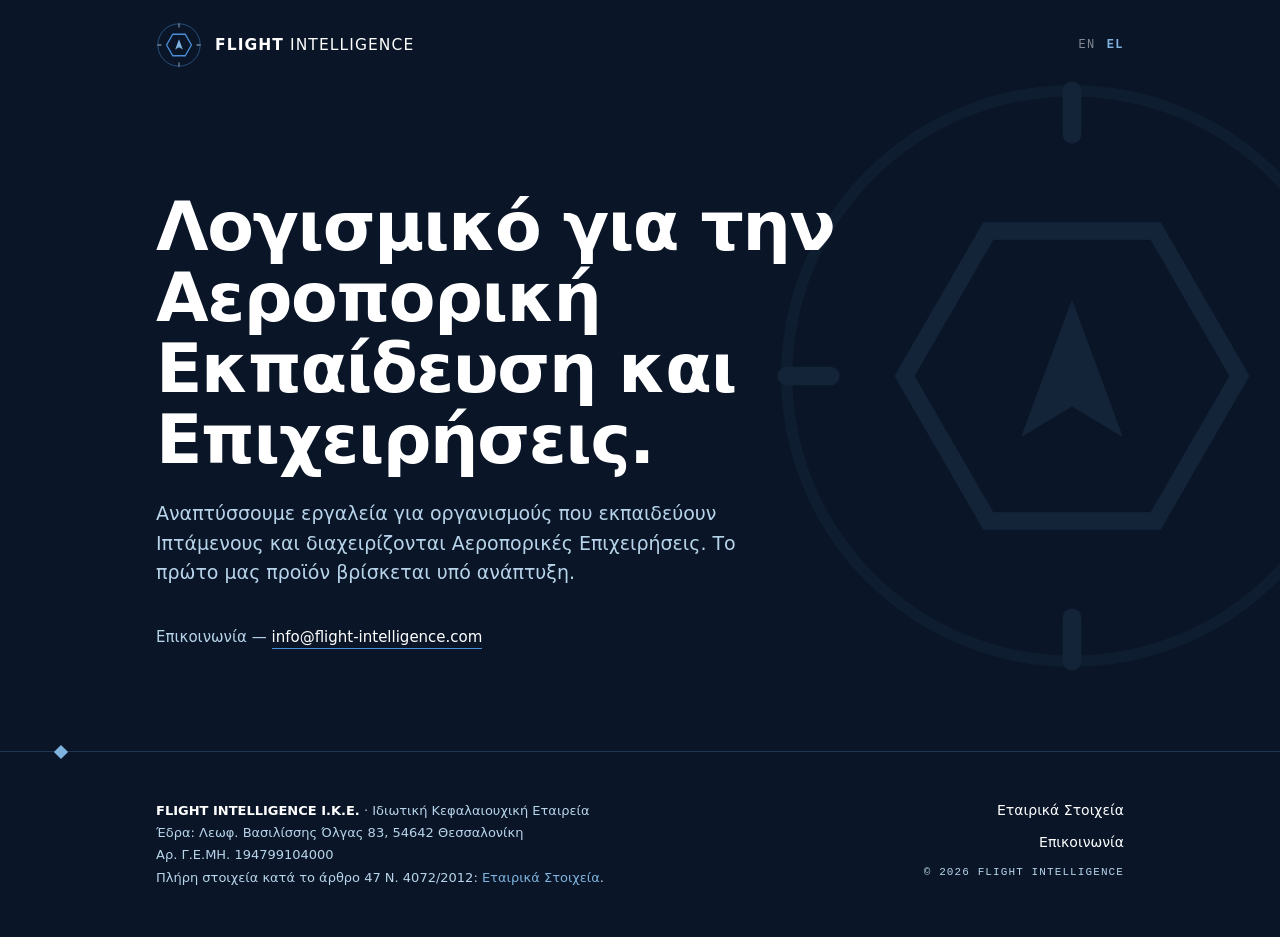
<file: index.html>
<!DOCTYPE html>
<html lang="el">
<head>
  <meta charset="utf-8">
  <meta name="viewport" content="width=device-width, initial-scale=1">
  <meta name="robots" content="noindex, nofollow">
  <title>FLIGHT INTELLIGENCE — Λογισμικό για την Αεροπορική Εκπαίδευση</title>
  <meta name="description" content="Η FLIGHT INTELLIGENCE Ι.Κ.Ε. αναπτύσσει λογισμικό για οργανισμούς αεροπορικής εκπαίδευσης και πτητικών λειτουργιών.">
  <meta name="theme-color" content="#0A1628">
  <link rel="icon" href="favicon.svg" type="image/svg+xml">
  <link rel="canonical" href="https://flight-intelligence.com/">
  <link rel="alternate" hreflang="el" href="https://flight-intelligence.com/">
  <link rel="alternate" hreflang="en" href="https://flight-intelligence.com/en.html">
  <link rel="alternate" hreflang="x-default" href="https://flight-intelligence.com/">
  <link rel="stylesheet" href="styles.css">
</head>
<body>

  <a class="skip" href="#main">Μετάβαση στο περιεχόμενο</a>

  <main id="main">
  <section class="hero">
    <!-- ambient expanded mark -->
    <svg class="hero__ghost" viewBox="-50 -50 100 100" aria-hidden="true" xmlns="http://www.w3.org/2000/svg">
      <circle r="46" fill="none" stroke="#7FB3E0" stroke-width="1.8" opacity="0.55"/>
      <line x1="0" y1="-46" x2="0" y2="-39" stroke="#7FB3E0" stroke-width="3" stroke-linecap="round"/>
      <line x1="46" y1="0"  x2="39" y2="0"  stroke="#7FB3E0" stroke-width="3" stroke-linecap="round"/>
      <line x1="0" y1="46"  x2="0" y2="39"  stroke="#7FB3E0" stroke-width="3" stroke-linecap="round"/>
      <line x1="-46" y1="0" x2="-39" y2="0" stroke="#7FB3E0" stroke-width="3" stroke-linecap="round"/>
      <path d="M27 0 L13.5 23.38 L-13.5 23.38 L-27 0 L-13.5 -23.38 L13.5 -23.38 Z" fill="none" stroke="#7FB3E0" stroke-width="2.8"/>
      <path d="M0 -15 L10 12 L0 6 L-10 12 Z" fill="#7FB3E0" transform="scale(0.82)"/>
    </svg>

    <header class="head head--dark">
      <div class="wrap head__inner">
        <a class="lockup" href="index.html" aria-label="FLIGHT INTELLIGENCE — αρχική">
          <svg class="lockup__mark" viewBox="-50 -50 100 100" aria-hidden="true" xmlns="http://www.w3.org/2000/svg">
            <circle class="mk-ring" r="46" fill="none" stroke-width="1.8" opacity="0.55"/>
            <g class="mk-tick" stroke-width="3" stroke-linecap="round">
              <line x1="0" y1="-46" x2="0" y2="-39"/>
              <line x1="46" y1="0"  x2="39" y2="0"/>
              <line x1="0" y1="46"  x2="0" y2="39"/>
              <line x1="-46" y1="0" x2="-39" y2="0"/>
            </g>
            <path class="mk-hex" d="M27 0 L13.5 23.38 L-13.5 23.38 L-27 0 L-13.5 -23.38 L13.5 -23.38 Z" fill="none" stroke-width="2.8"/>
            <path class="mk-needle" d="M0 -15 L10 12 L0 6 L-10 12 Z" transform="scale(0.82)"/>
          </svg>
          <span class="lockup__word"><b>FLIGHT</b> INTELLIGENCE</span>
        </a>
        <nav class="lang" aria-label="Γλώσσα">
          <a href="en.html">EN</a>
          <span class="is-active" aria-current="true">EL</span>
        </nav>
      </div>
    </header>

    <div class="wrap hero__inner">
      <h1 class="hero__title rise rise-2">Λογισμικό για την Αεροπορική Εκπαίδευση και Επιχειρήσεις.</h1>
      <p class="hero__sub rise rise-3">
        Αναπτύσσουμε εργαλεία για οργανισμούς που εκπαιδεύουν Ιπτάμενους και
        διαχειρίζονται Αεροπορικές Επιχειρήσεις. Το πρώτο μας προϊόν βρίσκεται υπό
        ανάπτυξη.
      </p>
      <p class="hero__contact rise rise-3">
        Επικοινωνία — <a href="mailto:info&#64;flight-intelligence.com">info&#64;flight-intelligence.com</a>
      </p>
    </div>
  </section>

  <div class="horizon"></div>
  </main>

  <footer class="foot">
    <div class="wrap foot__inner">
      <div class="foot__legal">
        <b>FLIGHT INTELLIGENCE Ι.Κ.Ε.</b> · Ιδιωτική Κεφαλαιουχική Εταιρεία<br>
        Έδρα: Λεωφ. Βασιλίσσης Όλγας 83, 54642 Θεσσαλονίκη <br>
        Αρ. Γ.Ε.ΜΗ. 194799104000<br>
        Πλήρη στοιχεία κατά το άρθρο 47 Ν.&nbsp;4072/2012:
        <a href="etairika-stoixeia.html">Εταιρικά Στοιχεία</a>.
      </div>
      <nav class="foot__links" aria-label="Υποσέλιδο">
        <a href="etairika-stoixeia.html">Εταιρικά Στοιχεία</a>
        <a href="mailto:info&#64;flight-intelligence.com">Επικοινωνία</a>
        <span class="foot__meta">© <span id="yr">2026</span> FLIGHT INTELLIGENCE</span>
      </nav>
    </div>
  </footer>

  <script>document.getElementById('yr').textContent = new Date().getFullYear();</script>
</body>
</html>
</file>
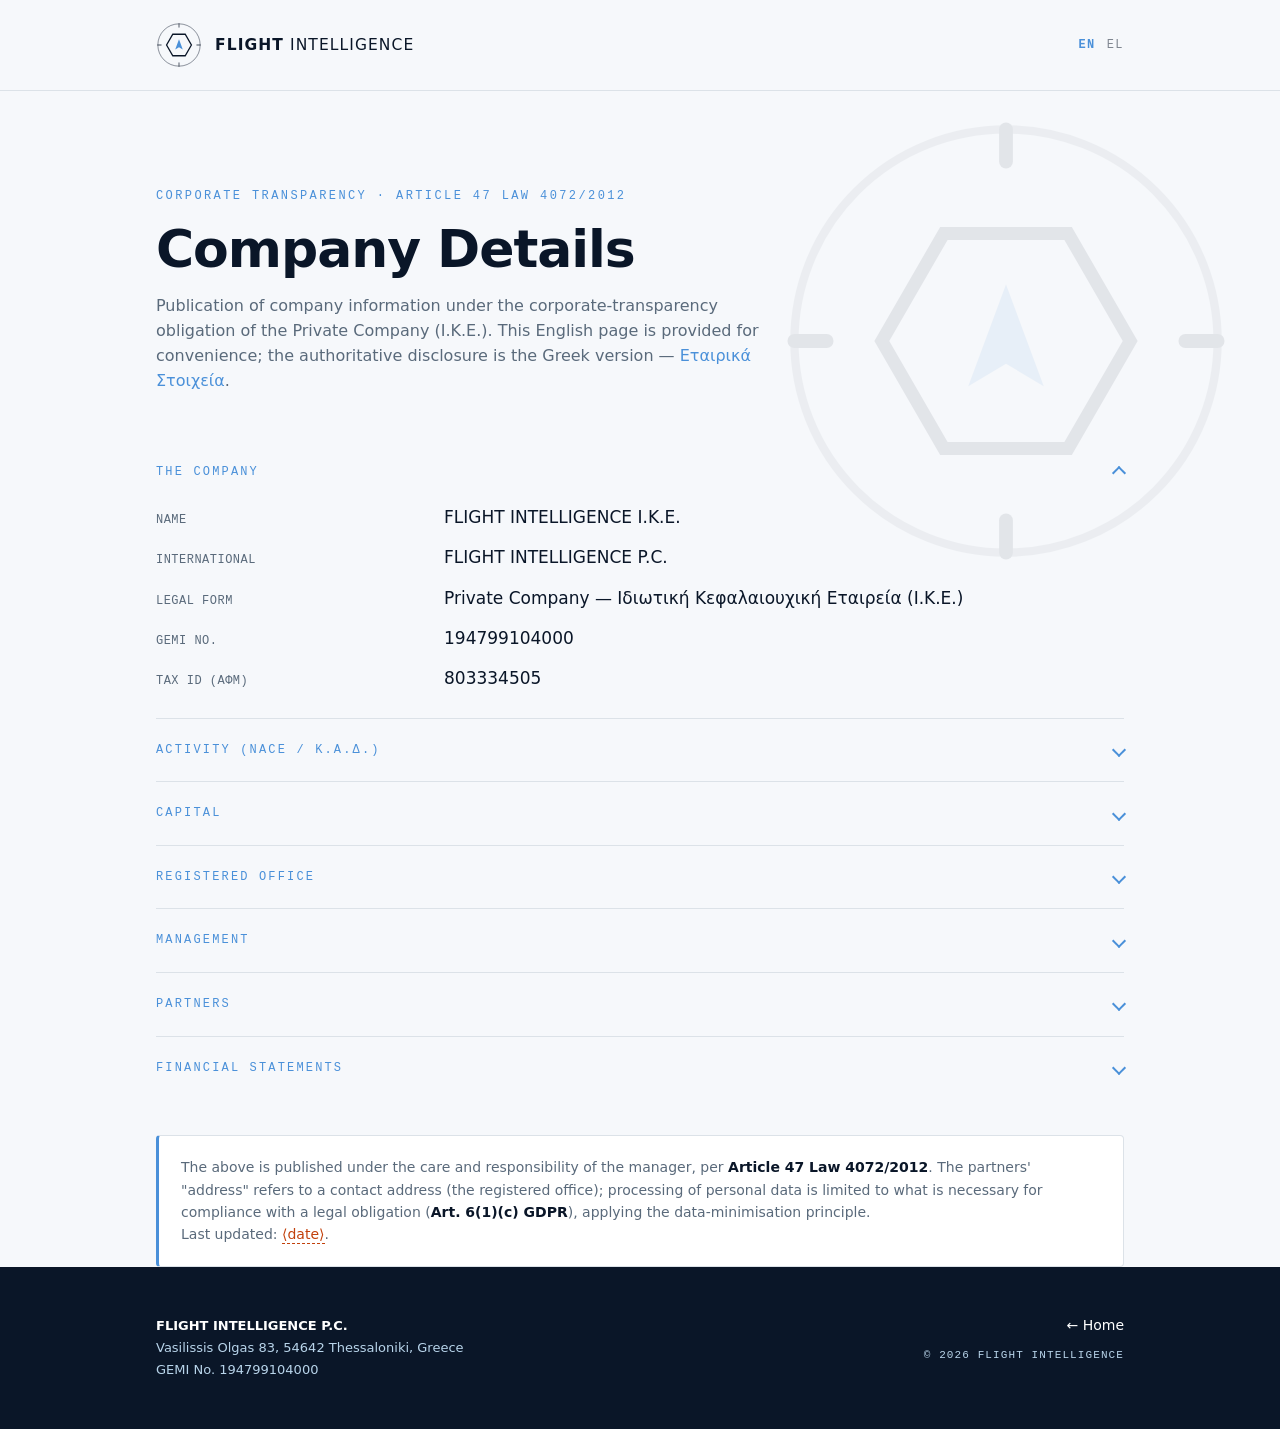
<file: company-details.html>
<!DOCTYPE html>
<html lang="en">
<head>
  <meta charset="utf-8">
  <meta name="viewport" content="width=device-width, initial-scale=1">
  <meta name="robots" content="noindex, nofollow">
  <title>Company Details — FLIGHT INTELLIGENCE P.C.</title>
  <link rel="icon" href="favicon.svg" type="image/svg+xml">
  <link rel="stylesheet" href="styles.css">
</head>
<body>

  <a class="skip" href="#main">Skip to content</a>

  <header class="head head--light">
    <div class="wrap head__inner">
      <a class="lockup" href="en.html" aria-label="FLIGHT INTELLIGENCE — home">
        <svg class="lockup__mark" viewBox="-50 -50 100 100" aria-hidden="true" xmlns="http://www.w3.org/2000/svg">
          <circle class="mk-ring" r="46" fill="none" stroke-width="1.8" opacity="0.55"/>
          <g class="mk-tick" stroke-width="3" stroke-linecap="round">
            <line x1="0" y1="-46" x2="0" y2="-39"/>
            <line x1="46" y1="0"  x2="39" y2="0"/>
            <line x1="0" y1="46"  x2="0" y2="39"/>
            <line x1="-46" y1="0" x2="-39" y2="0"/>
          </g>
          <path class="mk-hex" d="M27 0 L13.5 23.38 L-13.5 23.38 L-27 0 L-13.5 -23.38 L13.5 -23.38 Z" fill="none" stroke-width="2.8"/>
          <path class="mk-needle" d="M0 -15 L10 12 L0 6 L-10 12 Z" transform="scale(0.82)"/>
        </svg>
        <span class="lockup__word"><b>FLIGHT</b> INTELLIGENCE</span>
      </a>
      <nav class="lang" aria-label="Language">
        <span class="is-active" aria-current="true">EN</span>
        <a href="etairika-stoixeia.html">EL</a>
      </nav>
    </div>
  </header>

  <main id="main" class="wrap plate">

    <!-- expanded mark, light form -->
    <svg class="plate__ghost" viewBox="-50 -50 100 100" aria-hidden="true" xmlns="http://www.w3.org/2000/svg">
      <circle r="46" fill="none" stroke="#0A1628" stroke-width="1.8" opacity="0.55"/>
      <line x1="0" y1="-46" x2="0" y2="-39" stroke="#0A1628" stroke-width="3" stroke-linecap="round"/>
      <line x1="46" y1="0"  x2="39" y2="0"  stroke="#0A1628" stroke-width="3" stroke-linecap="round"/>
      <line x1="0" y1="46"  x2="0" y2="39"  stroke="#0A1628" stroke-width="3" stroke-linecap="round"/>
      <line x1="-46" y1="0" x2="-39" y2="0" stroke="#0A1628" stroke-width="3" stroke-linecap="round"/>
      <path d="M27 0 L13.5 23.38 L-13.5 23.38 L-27 0 L-13.5 -23.38 L13.5 -23.38 Z" fill="none" stroke="#0A1628" stroke-width="2.8"/>
      <path d="M0 -15 L10 12 L0 6 L-10 12 Z" fill="#4A90D9" transform="scale(0.82)"/>
    </svg>

    <div class="plate__content">

      <div class="plate__head">
        <p class="eyebrow">Corporate Transparency · Article 47 Law 4072/2012</p>
        <h1 class="plate__title">Company Details</h1>
        <p class="plate__intro">
          Publication of company information under the corporate-transparency
          obligation of the Private Company (Ι.Κ.Ε.). This English page is provided
          for convenience; the authoritative disclosure is the Greek version —
          <a href="etairika-stoixeia.html">Εταιρικά Στοιχεία</a>.
        </p>
      </div>

      <details class="block" open>
        <summary class="block__label">The Company</summary>
        <div class="rows">
          <div class="row"><span class="row__k">Name</span><span class="row__v">FLIGHT INTELLIGENCE Ι.Κ.Ε.</span></div>
          <div class="row"><span class="row__k">International</span><span class="row__v">FLIGHT INTELLIGENCE P.C.</span></div>
          <div class="row"><span class="row__k">Legal form</span><span class="row__v">Private Company — Ιδιωτική Κεφαλαιουχική Εταιρεία (Ι.Κ.Ε.)</span></div>
          <div class="row"><span class="row__k">GEMI No.</span><span class="row__v">194799104000</span></div>
          <div class="row"><span class="row__k">Tax ID (ΑΦΜ)</span><span class="row__v">803334505</span></div>
        </div>
      </details>

      <details class="block">
        <summary class="block__label">Activity (NACE / Κ.Α.Δ.)</summary>
        <div class="rows">
          <div class="row"><span class="row__k">Primary</span><span class="row__v">62.10.11.07<small>Software system design, support and integration services</small></span></div>
          <div class="row">
            <span class="row__k">Secondary</span>
            <span class="row__v kad-sec">
              <span>62.10.11.01 — Custom computer programmes produced to order</span>
              <span>62.10.220 — Production of other software originals</span>
              <span>58.29.33 — Online supply of database-management software</span>
              <span>58.29.32 — Online supply of network software</span>
              <span>62.20.20 — Systems and software consulting services</span>
              <span>62.20.30 — IT technical support services</span>
            </span>
          </div>
        </div>
      </details>

      <details class="block">
        <summary class="block__label">Capital</summary>
        <div class="rows">
          <div class="row"><span class="row__k">Share capital</span><span class="row__v">€10,000.00<small>fully paid</small></span></div>
          <div class="row"><span class="row__k">Guarantee contributions</span><span class="row__v">None</span></div>
        </div>
      </details>

      <details class="block">
        <summary class="block__label">Registered Office</summary>
        <div class="rows">
          <div class="row"><span class="row__k">Address</span><span class="row__v">Vasilissis Olgas 83, 54642 Thessaloniki, Greece<small>ToWork — business premises / registered seat</small></span></div>
          <div class="row"><span class="row__k">Status</span><span class="row__v">Active — not in liquidation</span></div>
          <div class="row"><span class="row__k">Website</span><span class="row__v"><a href="https://flight-intelligence.com">flight-intelligence.com</a></span></div>
        </div>
      </details>

      <details class="block">
        <summary class="block__label">Management</summary>
        <div class="rows">
          <div class="row"><span class="row__k">Manager</span><span class="row__v">Ioanna Roza</span></div>
        </div>
      </details>

      <details class="block">
        <summary class="block__label">Partners</summary>

        <div class="partner">
          <div class="partner__name">Ioanna Roza</div>
          <div class="partner__meta">
            <span><b>Contribution:</b> capital</span>
            <span><b>Share:</b> 34% <span class="todo">(⟨units⟩)</span></span>
            <span><b>Contact address:</b> registered office</span>
          </div>
        </div>

        <div class="partner">
          <div class="partner__name">Georgios-Anastasios Chourdakis</div>
          <div class="partner__meta">
            <span><b>Contribution:</b> capital</span>
            <span><b>Share:</b> 33% <span class="todo">(⟨units⟩)</span></span>
            <span><b>Contact address:</b> registered office</span>
          </div>
        </div>

        <div class="partner">
          <div class="partner__name">Georgios Mermeklis</div>
          <div class="partner__meta">
            <span><b>Contribution:</b> capital</span>
            <span><b>Share:</b> 33% <span class="todo">(⟨units⟩)</span></span>
            <span><b>Contact address:</b> registered office</span>
          </div>
        </div>
      </details>

      <details class="block">
        <summary class="block__label">Financial Statements</summary>
        <div class="rows">
          <div class="row">
            <span class="row__k">Publication</span>
            <span class="row__v">Will be published on this page after the close of the first financial year, per Article 98 §2 Law 4072/2012.</span>
          </div>
        </div>
      </details>

      <p class="note">
        The above is published under the care and responsibility of the manager,
        per <b>Article 47 Law 4072/2012</b>. The partners' "address" refers to a
        contact address (the registered office); processing of personal data is
        limited to what is necessary for compliance with a legal obligation
        (<b>Art. 6(1)(c) GDPR</b>), applying the data-minimisation principle.<br>
        Last updated: <span class="todo">⟨date⟩</span>.
      </p>

    </div>
  </main>

  <footer class="foot">
    <div class="wrap foot__inner">
      <div class="foot__legal">
        <b>FLIGHT INTELLIGENCE P.C.</b> <br>Vasilissis Olgas 83, 54642 Thessaloniki, Greece<br>
        GEMI No. 194799104000
      </div>
      <nav class="foot__links" aria-label="Footer">
        <a href="en.html">← Home</a>
        <span class="foot__meta">© <span id="yr">2026</span> FLIGHT INTELLIGENCE</span>
      </nav>
    </div>
  </footer>

  <script>document.getElementById('yr').textContent = new Date().getFullYear();</script>
</body>
</html>
</file>
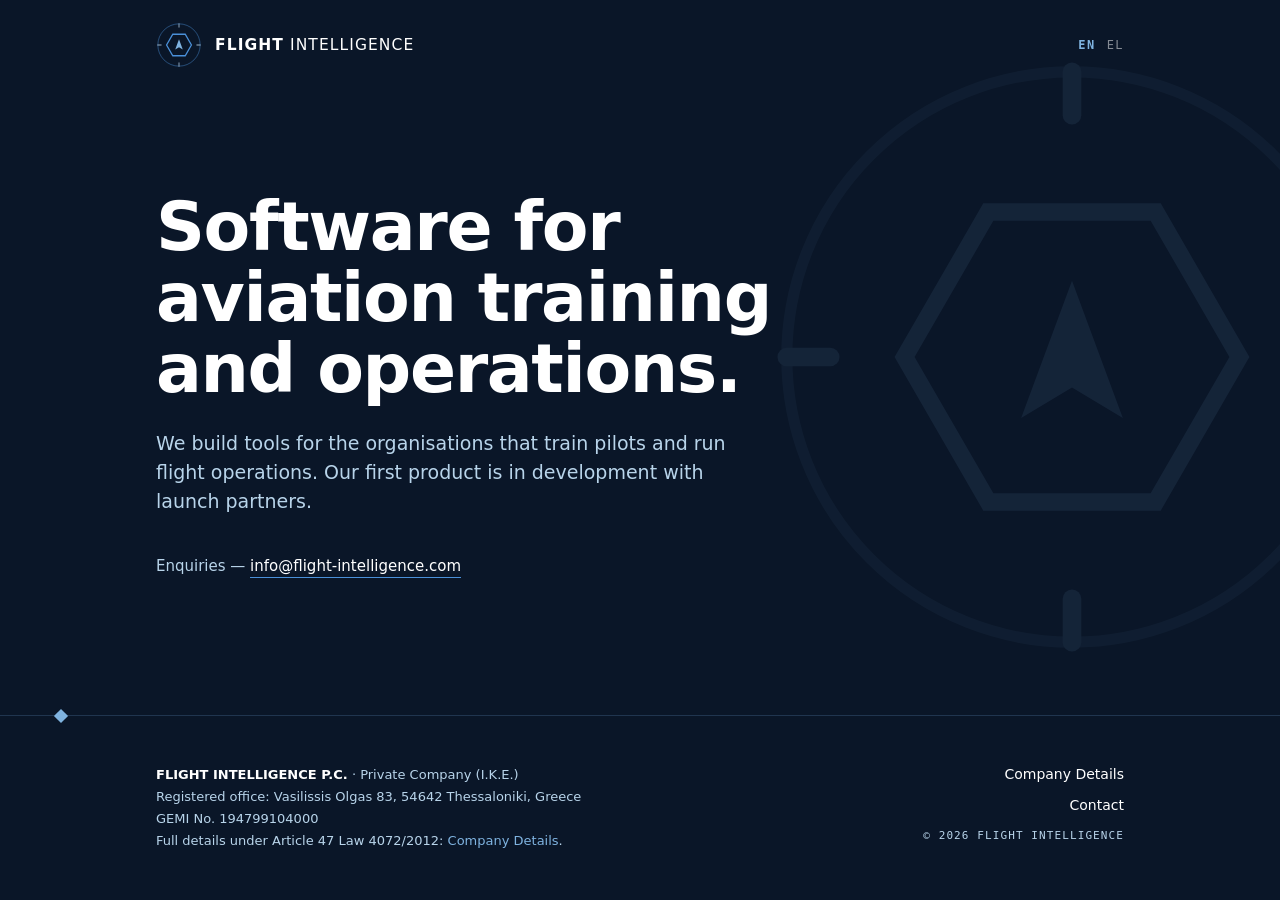
<file: en.html>
<!DOCTYPE html>
<html lang="en">
<head>
  <meta charset="utf-8">
  <meta name="viewport" content="width=device-width, initial-scale=1">
  <meta name="robots" content="noindex, nofollow">
  <title>FLIGHT INTELLIGENCE — Software for aviation training and operations</title>
  <meta name="description" content="FLIGHT INTELLIGENCE P.C. builds software for aviation training organisations and operations.">
  <meta name="theme-color" content="#0A1628">
  <link rel="icon" href="favicon.svg" type="image/svg+xml">
  <link rel="canonical" href="https://flight-intelligence.com/en.html">
  <link rel="alternate" hreflang="el" href="https://flight-intelligence.com/">
  <link rel="alternate" hreflang="en" href="https://flight-intelligence.com/en.html">
  <link rel="alternate" hreflang="x-default" href="https://flight-intelligence.com/">
  <link rel="stylesheet" href="styles.css">
</head>
<body>

  <a class="skip" href="#main">Skip to content</a>

  <main id="main">
  <section class="hero">
    <!-- ambient expanded mark -->
    <svg class="hero__ghost" viewBox="-50 -50 100 100" aria-hidden="true" xmlns="http://www.w3.org/2000/svg">
      <circle r="46" fill="none" stroke="#7FB3E0" stroke-width="1.8" opacity="0.55"/>
      <line x1="0" y1="-46" x2="0" y2="-39" stroke="#7FB3E0" stroke-width="3" stroke-linecap="round"/>
      <line x1="46" y1="0"  x2="39" y2="0"  stroke="#7FB3E0" stroke-width="3" stroke-linecap="round"/>
      <line x1="0" y1="46"  x2="0" y2="39"  stroke="#7FB3E0" stroke-width="3" stroke-linecap="round"/>
      <line x1="-46" y1="0" x2="-39" y2="0" stroke="#7FB3E0" stroke-width="3" stroke-linecap="round"/>
      <path d="M27 0 L13.5 23.38 L-13.5 23.38 L-27 0 L-13.5 -23.38 L13.5 -23.38 Z" fill="none" stroke="#7FB3E0" stroke-width="2.8"/>
      <path d="M0 -15 L10 12 L0 6 L-10 12 Z" fill="#7FB3E0" transform="scale(0.82)"/>
    </svg>

    <header class="head head--dark">
      <div class="wrap head__inner">
        <a class="lockup" href="en.html" aria-label="FLIGHT INTELLIGENCE — home">
          <svg class="lockup__mark" viewBox="-50 -50 100 100" aria-hidden="true" xmlns="http://www.w3.org/2000/svg">
            <circle class="mk-ring" r="46" fill="none" stroke-width="1.8" opacity="0.55"/>
            <g class="mk-tick" stroke-width="3" stroke-linecap="round">
              <line x1="0" y1="-46" x2="0" y2="-39"/>
              <line x1="46" y1="0"  x2="39" y2="0"/>
              <line x1="0" y1="46"  x2="0" y2="39"/>
              <line x1="-46" y1="0" x2="-39" y2="0"/>
            </g>
            <path class="mk-hex" d="M27 0 L13.5 23.38 L-13.5 23.38 L-27 0 L-13.5 -23.38 L13.5 -23.38 Z" fill="none" stroke-width="2.8"/>
            <path class="mk-needle" d="M0 -15 L10 12 L0 6 L-10 12 Z" transform="scale(0.82)"/>
          </svg>
          <span class="lockup__word"><b>FLIGHT</b> INTELLIGENCE</span>
        </a>
        <nav class="lang" aria-label="Language">
          <span class="is-active" aria-current="true">EN</span>
          <a href="index.html">EL</a>
        </nav>
      </div>
    </header>

    <div class="wrap hero__inner">
      <h1 class="hero__title rise rise-2">Software for aviation training and operations.</h1>
      <p class="hero__sub rise rise-3">
        We build tools for the organisations that train pilots and run flight
        operations. Our first product is in development with launch partners.
      </p>
      <p class="hero__contact rise rise-3">
        Enquiries — <a href="mailto:info&#64;flight-intelligence.com">info&#64;flight-intelligence.com</a>
      </p>
    </div>
  </section>

  <div class="horizon"></div>
  </main>

  <footer class="foot">
    <div class="wrap foot__inner">
      <div class="foot__legal">
        <b>FLIGHT INTELLIGENCE P.C.</b> · Private Company (Ι.Κ.Ε.)<br>
        Registered office: Vasilissis Olgas 83, 54642 Thessaloniki, Greece <br>
        GEMI No. 194799104000<br>
        Full details under Article 47 Law 4072/2012:
        <a href="company-details.html">Company Details</a>.
      </div>
      <nav class="foot__links" aria-label="Footer">
        <a href="company-details.html">Company Details</a>
        <a href="mailto:info&#64;flight-intelligence.com">Contact</a>
        <span class="foot__meta">© <span id="yr">2026</span> FLIGHT INTELLIGENCE</span>
      </nav>
    </div>
  </footer>

  <script>document.getElementById('yr').textContent = new Date().getFullYear();</script>
</body>
</html>
</file>
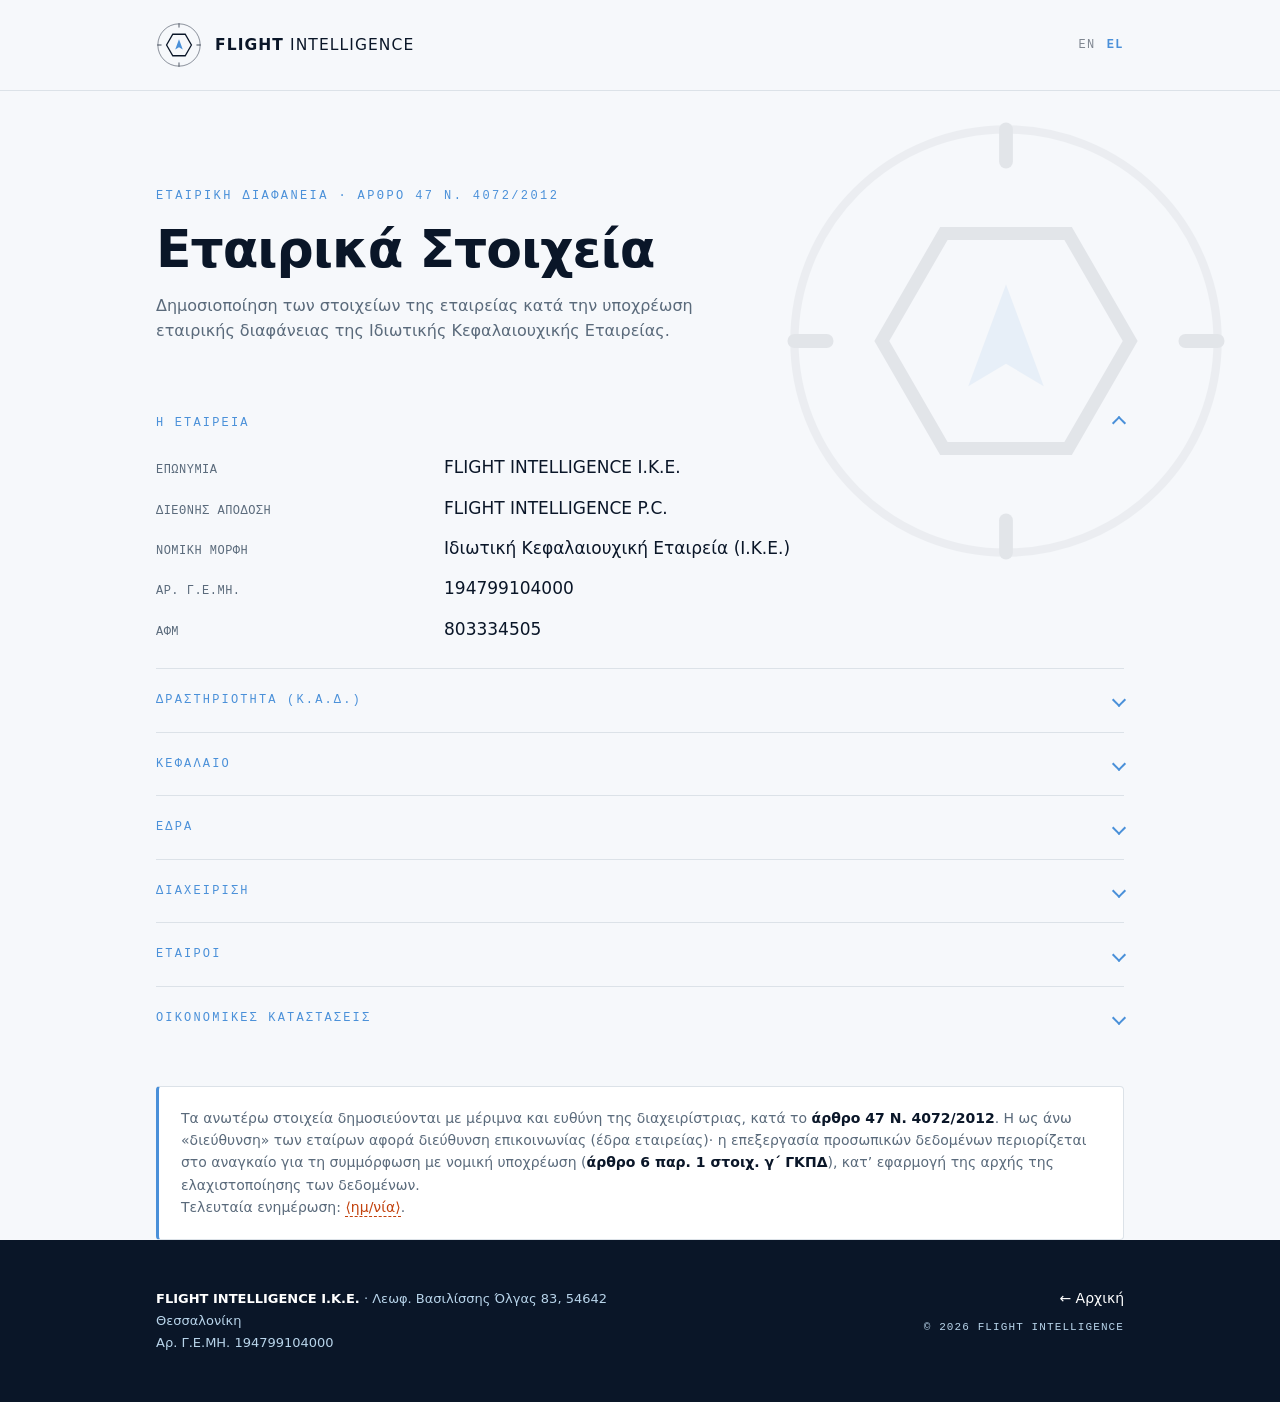
<file: etairika-stoixeia.html>
<!DOCTYPE html>
<html lang="el">
<head>
  <meta charset="utf-8">
  <meta name="viewport" content="width=device-width, initial-scale=1">
  <meta name="robots" content="noindex, nofollow">
  <title>Εταιρικά Στοιχεία — FLIGHT INTELLIGENCE Ι.Κ.Ε.</title>
  <link rel="icon" href="favicon.svg" type="image/svg+xml">
  <link rel="stylesheet" href="styles.css">
</head>
<body>

  <a class="skip" href="#main">Μετάβαση στο περιεχόμενο</a>

  <header class="head head--light">
    <div class="wrap head__inner">
      <a class="lockup" href="index.html" aria-label="FLIGHT INTELLIGENCE — αρχική">
        <svg class="lockup__mark" viewBox="-50 -50 100 100" aria-hidden="true" xmlns="http://www.w3.org/2000/svg">
          <circle class="mk-ring" r="46" fill="none" stroke-width="1.8" opacity="0.55"/>
          <g class="mk-tick" stroke-width="3" stroke-linecap="round">
            <line x1="0" y1="-46" x2="0" y2="-39"/>
            <line x1="46" y1="0"  x2="39" y2="0"/>
            <line x1="0" y1="46"  x2="0" y2="39"/>
            <line x1="-46" y1="0" x2="-39" y2="0"/>
          </g>
          <path class="mk-hex" d="M27 0 L13.5 23.38 L-13.5 23.38 L-27 0 L-13.5 -23.38 L13.5 -23.38 Z" fill="none" stroke-width="2.8"/>
          <path class="mk-needle" d="M0 -15 L10 12 L0 6 L-10 12 Z" transform="scale(0.82)"/>
        </svg>
        <span class="lockup__word"><b>FLIGHT</b> INTELLIGENCE</span>
      </a>
      <nav class="lang" aria-label="Γλώσσα">
        <a href="company-details.html">EN</a>
        <span class="is-active" aria-current="true">EL</span>
      </nav>
    </div>
  </header>

  <main id="main" class="wrap plate">

    <!-- expanded mark, light form -->
    <svg class="plate__ghost" viewBox="-50 -50 100 100" aria-hidden="true" xmlns="http://www.w3.org/2000/svg">
      <circle r="46" fill="none" stroke="#0A1628" stroke-width="1.8" opacity="0.55"/>
      <line x1="0" y1="-46" x2="0" y2="-39" stroke="#0A1628" stroke-width="3" stroke-linecap="round"/>
      <line x1="46" y1="0"  x2="39" y2="0"  stroke="#0A1628" stroke-width="3" stroke-linecap="round"/>
      <line x1="0" y1="46"  x2="0" y2="39"  stroke="#0A1628" stroke-width="3" stroke-linecap="round"/>
      <line x1="-46" y1="0" x2="-39" y2="0" stroke="#0A1628" stroke-width="3" stroke-linecap="round"/>
      <path d="M27 0 L13.5 23.38 L-13.5 23.38 L-27 0 L-13.5 -23.38 L13.5 -23.38 Z" fill="none" stroke="#0A1628" stroke-width="2.8"/>
      <path d="M0 -15 L10 12 L0 6 L-10 12 Z" fill="#4A90D9" transform="scale(0.82)"/>
    </svg>

    <div class="plate__content">

      <div class="plate__head">
        <p class="eyebrow">Εταιρική Διαφάνεια · Άρθρο 47 Ν. 4072/2012</p>
        <h1 class="plate__title">Εταιρικά Στοιχεία</h1>
        <p class="plate__intro">
          Δημοσιοποίηση των στοιχείων της εταιρείας κατά την υποχρέωση εταιρικής
          διαφάνειας της Ιδιωτικής Κεφαλαιουχικής Εταιρείας.
        </p>
      </div>

      <details class="block" open>
        <summary class="block__label">Η Εταιρεία</summary>
        <div class="rows">
          <div class="row"><span class="row__k">Επωνυμία</span><span class="row__v">FLIGHT INTELLIGENCE Ι.Κ.Ε.</span></div>
          <div class="row"><span class="row__k">Διεθνής απόδοση</span><span class="row__v">FLIGHT INTELLIGENCE P.C.</span></div>
          <div class="row"><span class="row__k">Νομική μορφή</span><span class="row__v">Ιδιωτική Κεφαλαιουχική Εταιρεία (Ι.Κ.Ε.)</span></div>
          <div class="row"><span class="row__k">Αρ. Γ.Ε.ΜΗ.</span><span class="row__v">194799104000</span></div>
          <div class="row"><span class="row__k">ΑΦΜ</span><span class="row__v">803334505</span></div>
        </div>
      </details>

      <details class="block">
        <summary class="block__label">Δραστηριότητα (Κ.Α.Δ.)</summary>
        <div class="rows">
          <div class="row"><span class="row__k">Κύριος</span><span class="row__v">62.10.11.07<small>Υπηρεσίες σχεδιασμού, υποστήριξης και ολοκλήρωσης συστήματος λογισμικού</small></span></div>
          <div class="row">
            <span class="row__k">Δευτερεύοντες</span>
            <span class="row__v kad-sec">
              <span>62.10.11.01 — Παραγωγή προγραμμάτων Η/Υ κατόπιν παραγγελίας</span>
              <span>62.10.220 — Παραγωγή πρωτοτύπων άλλου λογισμικού</span>
              <span>58.29.33 — Διάθεση λογισμικού διαχείρισης βάσεων δεδομένων διαδικτυακά</span>
              <span>58.29.32 — Διάθεση λογισμικού δικτύων διαδικτυακά</span>
              <span>62.20.20 — Συμβουλές για θέματα συστημάτων και λογισμικού</span>
              <span>62.20.30 — Τεχνική υποστήριξη για τεχνολογίες πληροφορικής</span>
            </span>
          </div>
        </div>
      </details>

      <details class="block">
        <summary class="block__label">Κεφάλαιο</summary>
        <div class="rows">
          <div class="row"><span class="row__k">Εταιρικό κεφάλαιο</span><span class="row__v">€10.000,00
            <!-- <small>ολοσχερώς καταβεβλημένο</small> -->
          </span></div>
          <div class="row"><span class="row__k">Εγγυητικές εισφορές</span><span class="row__v">Καμία</span></div>
        </div>
      </details>

      <details class="block">
        <summary class="block__label">Έδρα</summary>
        <div class="rows">
          <div class="row"><span class="row__k">Διεύθυνση</span><span class="row__v">Λεωφ. Βασιλίσσης Όλγας 83, 54642 Θεσσαλονίκη<small>ToWork — επιχειρηματικός χώρος / έδρα</small></span></div>
          <div class="row"><span class="row__k">Κατάσταση</span><span class="row__v">Εν λειτουργία — δεν τελεί υπό εκκαθάριση</span></div>
          <div class="row"><span class="row__k">Ιστότοπος</span><span class="row__v"><a href="https://flight-intelligence.com">flight-intelligence.com</a></span></div>
        </div>
      </details>

      <details class="block">
        <summary class="block__label">Διαχείριση</summary>
        <div class="rows">
          <div class="row"><span class="row__k">Διαχειρίστρια</span><span class="row__v">Ιωάννα Ρόζα</span></div>
        </div>
      </details>

      <details class="block">
        <summary class="block__label">Εταίροι</summary>

        <div class="partner">
          <div class="partner__name">Ιωάννα Ρόζα</div>
          <div class="partner__meta">
            <span><b>Εισφορά:</b> κεφαλαιακή</span>
            <span><b>Ποσοστό:</b> 34% <span class="todo">(⟨μερίδια⟩)</span></span>
            <span><b>Διεύθυνση επικοινωνίας:</b> έδρα εταιρείας</span>
          </div>
        </div>

        <div class="partner">
          <div class="partner__name">Γεώργιος-Αναστάσιος Χουρδάκης</div>
          <div class="partner__meta">
            <span><b>Εισφορά:</b> κεφαλαιακή</span>
            <span><b>Ποσοστό:</b> 33% <span class="todo">(⟨μερίδια⟩)</span></span>
            <span><b>Διεύθυνση επικοινωνίας:</b> έδρα εταιρείας</span>
          </div>
        </div>

        <div class="partner">
          <div class="partner__name">Γεώργιος Μερμεκλής</div>
          <div class="partner__meta">
            <span><b>Εισφορά:</b> κεφαλαιακή</span>
            <span><b>Ποσοστό:</b> 33% <span class="todo">(⟨μερίδια⟩)</span></span>
            <span><b>Διεύθυνση επικοινωνίας:</b> έδρα εταιρείας</span>
          </div>
        </div>
      </details>

      <details class="block">
        <summary class="block__label">Οικονομικές Καταστάσεις</summary>
        <div class="rows">
          <div class="row">
            <span class="row__k">Δημοσίευση</span>
            <span class="row__v">Θα δημοσιεύονται στην παρούσα σελίδα μετά το κλείσιμο της πρώτης εταιρικής χρήσης, σύμφωνα με το άρθρο 98 §2 Ν. 4072/2012.</span>
          </div>
        </div>
      </details>

      <p class="note">
        Τα ανωτέρω στοιχεία δημοσιεύονται με μέριμνα και ευθύνη της διαχειρίστριας,
        κατά το <b>άρθρο 47 Ν. 4072/2012</b>. Η ως άνω «διεύθυνση» των εταίρων αφορά
        διεύθυνση επικοινωνίας (έδρα εταιρείας)· η επεξεργασία προσωπικών δεδομένων
        περιορίζεται στο αναγκαίο για τη συμμόρφωση με νομική υποχρέωση
        (<b>άρθρο 6 παρ. 1 στοιχ. γ΄ ΓΚΠΔ</b>), κατ’ εφαρμογή της αρχής της
        ελαχιστοποίησης των δεδομένων.<br>
        Τελευταία ενημέρωση: <span class="todo">⟨ημ/νία⟩</span>.
      </p>

    </div>
  </main>

  <footer class="foot">
    <div class="wrap foot__inner">
      <div class="foot__legal">
        <b>FLIGHT INTELLIGENCE Ι.Κ.Ε.</b> · Λεωφ. Βασιλίσσης Όλγας 83, 54642 Θεσσαλονίκη<br>
        Αρ. Γ.Ε.ΜΗ. 194799104000
      </div>
      <nav class="foot__links" aria-label="Υποσέλιδο">
        <a href="index.html">← Αρχική</a>
        <span class="foot__meta">© <span id="yr">2026</span> FLIGHT INTELLIGENCE</span>
      </nav>
    </div>
  </footer>

  <script>document.getElementById('yr').textContent = new Date().getFullYear();</script>
</body>
</html>
</file>
<file: styles.css>
/* ============================================================
   FlightIntelligence Ι.Κ.Ε. — site styles
   Brand palette derived from the Traffic Mark:
     navy  #0F1A2E   mid #4E7CB0   light #86B8E4
   System fonts only — no third-party requests (GDPR-clean).
   ============================================================ */

:root{
  --navy:#0A1628;
  --navy-soft:#152238;
  --navy-line:#20354F;
  --paper:#F6F8FB;
  --surface:#FFFFFF;
  --line:#DCE2E8;
  --text:#0A1628;
  --muted:#5A6A7B;
  --muted-dark:#B8D4EA;   /* muted text on navy */
  --mid:#4A90D9;
  --mid-press:#2E5090;
  --light:#7FB3E0;
  --todo:#C2410C;         /* fill-me marker */

  --sans: ui-sans-serif, system-ui, -apple-system, "Segoe UI", Roboto,
          "Helvetica Neue", Arial, sans-serif;
  --mono: ui-monospace, "SF Mono", "Cascadia Mono", "Roboto Mono",
          Menlo, Consolas, monospace;

  --wrap: 1080px;
  --pad: clamp(20px, 5vw, 56px);
}

*{ box-sizing:border-box; margin:0; padding:0; }

html{ -webkit-text-size-adjust:100%; background:var(--navy); }
body{
  font-family:var(--sans);
  color:var(--text);
  background:var(--paper);
  line-height:1.55;
  -webkit-font-smoothing:antialiased;
  text-rendering:optimizeLegibility;
  min-height:100vh;
  min-height:100dvh;
  display:flex;
  flex-direction:column;
}
body > main{ flex:1 0 auto; display:flex; flex-direction:column; }
body > main > .hero{ flex:1 0 auto; }
body > .foot{ flex-shrink:0; }

a{ color:var(--mid); text-decoration:none; }
a:hover{ color:var(--mid-press); }

:focus-visible{
  outline:2px solid var(--light);
  outline-offset:3px;
  border-radius:2px;
}

.wrap{ width:100%; max-width:var(--wrap); margin-inline:auto; padding-inline:var(--pad); }

/* ---------- Lockup (mark + wordmark) ---------- */
.lockup{ display:inline-flex; align-items:center; gap:13px; color:inherit; }
.lockup__mark{ width:46px; height:46px; display:block; flex:none; }
.lockup__word{
  font-size:clamp(13.5px,2.4vw,15.5px); letter-spacing:.07em;
  text-transform:uppercase; font-weight:400; line-height:1.05;
  white-space:nowrap;
}
.lockup__word b{ font-weight:700; }

/* ---------- Site header ---------- */
.head{ position:relative; z-index:3; }
.head__inner{
  display:flex; align-items:center; justify-content:space-between;
  gap:18px; padding-block:22px;
}
.head--dark .lockup__word{ color:#fff; }
.head--light .lockup__word{ color:var(--text); }
.head--light{ border-bottom:1px solid var(--line); }
.head--dark .mk-ring{ stroke:#4A90D9; }
.head--dark .mk-tick{ stroke:rgba(184,212,234,0.55); }
.head--dark .mk-hex{ stroke:#4A90D9; }
.head--dark .mk-needle{ fill:#7FB3E0; }
.head--light .mk-ring{ stroke:#0A1628; }
.head--light .mk-tick{ stroke:rgba(10,22,40,0.5); }
.head--light .mk-hex{ stroke:#0A1628; }
.head--light .mk-needle{ fill:#4A90D9; }

/* ---------- Hero (navy) ---------- */
.hero{
  position:relative; overflow:hidden;
  background:var(--navy); color:#fff;
}
.hero__ghost{
  position:absolute; right:-8%; top:50%; transform:translateY(-50%);
  width:min(620px,78vw); height:auto; opacity:.085; pointer-events:none;
  z-index:0;
}
.hero__inner{ position:relative; z-index:1; padding-block:clamp(64px,8vw,148px); }
.hero__eyebrow{
  font-family:var(--mono); font-size:12px; letter-spacing:.22em;
  text-transform:uppercase; color:var(--light); margin-bottom:26px;
}
.hero__title{
  font-size:clamp(34px,6.2vw,68px); line-height:1.04;
  letter-spacing:-.02em; font-weight:700; max-width:16ch;
}
.hero__sub{
  margin-top:24px; max-width:48ch;
  font-size:clamp(16px,2.2vw,19px); color:var(--muted-dark);
}
.hero__contact{ margin-top:38px; font-size:15px; color:var(--muted-dark); }
.hero__contact a{ color:#fff; border-bottom:1px solid var(--mid); padding-bottom:2px; }
.hero__contact a:hover{ border-color:var(--light); color:var(--light); }

/* horizon rule that bridges navy -> paper */
.horizon{ position:relative; height:0; border-top:1px solid var(--navy-line); }
.horizon::after{   /* heading bug riding the line */
  content:""; position:absolute; left:var(--pad); top:-5px;
  width:10px; height:10px; background:var(--light); transform:rotate(45deg);
}

/* ---------- Generic light section ---------- */
.section{ padding-block:clamp(48px,8vw,92px); }
.eyebrow{
  font-family:var(--mono); font-size:12px; letter-spacing:.2em;
  text-transform:uppercase; color:var(--mid); margin-bottom:16px;
}
.lede{ font-size:clamp(17px,2.4vw,20px); max-width:60ch; color:var(--text); }
.lede + .lede{ margin-top:14px; }

/* ---------- Data plate (compliance) ---------- */
.plate__head{ padding-block:clamp(48px,9vw,96px) clamp(28px,4vw,40px); }
.plate__title{
  font-size:clamp(30px,5.4vw,52px); letter-spacing:-.02em;
  font-weight:700; line-height:1.05;
}
.plate__intro{ margin-top:18px; max-width:60ch; color:var(--muted); font-size:16px; }

.block{ padding-block:30px; border-top:1px solid var(--line); }
.block:first-of-type{ border-top:none; padding-top:8px; }
.block__label{
  font-family:var(--mono); font-size:12px; letter-spacing:.18em;
  text-transform:uppercase; color:var(--mid); margin-bottom:18px;
}

.rows{ display:grid; gap:14px; }
.row{
  display:grid; grid-template-columns:minmax(180px,260px) 1fr; gap:8px 28px;
  align-items:baseline;
}
.row__k{
  font-family:var(--mono); font-size:12px; letter-spacing:.04em;
  text-transform:uppercase; color:var(--muted);
}
.row__v{ font-size:17px; color:var(--text); }
.row__v small{ display:block; color:var(--muted); font-size:13.5px; margin-top:2px; }
.kad-sec{ display:grid; gap:5px; font-family:var(--mono); font-size:12.5px; color:var(--muted); line-height:1.45; }

/* partner entries */
.partner{ padding:16px 0; border-top:1px dashed var(--line); }
.partner:first-child{ border-top:none; padding-top:4px; }
.partner__name{ font-size:18px; font-weight:600; }
.partner__meta{
  margin-top:6px; display:flex; flex-wrap:wrap; gap:6px 18px;
  font-family:var(--mono); font-size:12.5px; color:var(--muted);
  letter-spacing:.02em;
}
.partner__meta b{ color:var(--mid); font-weight:600; }

.todo{
  color:var(--todo); font-style:normal;
  border-bottom:1px dashed var(--todo); padding-bottom:1px;
}

.note{
  margin-top:36px; padding:20px 22px; background:var(--surface);
  border:1px solid var(--line); border-left:3px solid var(--mid);
  border-radius:4px; font-size:14px; color:var(--muted); line-height:1.6;
}
.note b{ color:var(--text); font-weight:600; }

/* ---------- Footer (navy) ---------- */
.foot{ background:var(--navy); color:var(--muted-dark); }
.foot__inner{
  padding-block:48px; display:grid; gap:26px;
  grid-template-columns:1fr auto; align-items:start;
}
.foot__legal{ font-size:13px; line-height:1.7; max-width:56ch; }
.foot__legal b{ color:#fff; font-weight:600; }
.foot__legal a{ color:var(--light); }
.foot__links{ display:grid; gap:10px; justify-items:end; text-align:right; }
.foot__links a{ color:#fff; font-size:14px; }
.foot__links a:hover{ color:var(--light); }
.foot__meta{
  font-family:var(--mono); font-size:11px; letter-spacing:.1em;
  text-transform:uppercase; color:var(--muted-dark);
}

/* ---------- Motion ---------- */
@keyframes rise{ from{ opacity:0; transform:translateY(14px); } to{ opacity:1; transform:none; } }
.rise{ animation:rise .7s cubic-bezier(.2,.7,.2,1) both; }
.rise-2{ animation-delay:.08s; }
.rise-3{ animation-delay:.16s; }

@media (prefers-reduced-motion:reduce){
  .rise,.rise-2,.rise-3{ animation:none; }
}

/* ---------- Responsive ---------- */
@media (max-width:640px){
  .row{ grid-template-columns:1fr; gap:3px; }
  .foot__inner{ grid-template-columns:1fr; }
  .foot__links{ justify-items:start; text-align:left; }
  .hero__ghost{ opacity:.06; right:-22%; }
}

/* ---------- Language toggle ---------- */
.lang{ display:inline-flex; gap:11px; align-items:center; font-family:var(--mono);
  font-size:12px; letter-spacing:.12em; text-transform:uppercase; }
.lang a{ color:inherit; opacity:.5; cursor:pointer; }
.lang a:hover{ opacity:1; }
.lang .is-active{ opacity:1; font-weight:700; }
.head--dark .lang{ color:#fff; }
.head--dark .lang .is-active{ color:var(--light); }
.head--light .lang{ color:var(--text); }
.head--light .lang .is-active{ color:var(--mid); }

/* ---------- Light-page watermark (expanded mark) ---------- */
.plate{ position:relative; }
.plate__ghost{ position:absolute; top:20px; right:-56px;
  width:min(460px,60vw); height:auto; opacity:.08; pointer-events:none; z-index:0; }
.plate__content{ position:relative; z-index:1; }
@media (max-width:640px){ .plate__ghost{ opacity:.05; right:-32%; top:8px; } }

/* ---------- Skip link (keyboard-only) ---------- */
.skip{
  position:absolute; left:-9999px; top:0;
  background:var(--navy); color:#fff;
  padding:10px 16px; font:600 13px/1 var(--sans);
  border-radius:0 0 4px 0; z-index:1000;
}
.skip:focus{ left:0; }

/* ---------- Print (compliance pages) ---------- */
@media print {
  body{ background:#fff; color:#000; }
  .lang, .skip, .hero__ghost, .plate__ghost, .foot__links,
  .horizon, .todo{ display:none !important; }
  .head{ border-bottom:1px solid #000; }
  .head__inner{ padding-block:8px; }
  .lockup__word, .head--light .lockup__word{ color:#000; }
  .mk-ring, .mk-tick, .mk-hex{ stroke:#000 !important; }
  .mk-needle{ fill:#000 !important; }
  a, a:visited{ color:#000; text-decoration:underline; }
  .row{ grid-template-columns:1fr; gap:2px; page-break-inside:avoid; }
  .row__k{ color:#000; }
  .block, .partner{ page-break-inside:avoid; }
  .note{ background:transparent; border:1px solid #000; color:#000; }
  .note b{ color:#000; }
  .foot{ background:transparent; color:#000; border-top:1px solid #000; }
  .foot__legal b, .foot__legal a, .foot__meta{ color:#000; }
}

/* ---------- Registry-style drawers (compliance pages) ---------- */
details.block{ border-top:1px solid var(--line); padding:0; }
details.block:first-of-type{ border-top:none; }
details.block[open]{ padding-bottom:26px; }

summary.block__label{
  list-style:none; cursor:pointer; user-select:none; margin:0;
  display:flex; align-items:center; justify-content:space-between; gap:14px;
  padding:22px 0;
}
summary.block__label::-webkit-details-marker{ display:none; }
summary.block__label::after{
  content:""; flex:none; width:8px; height:8px;
  border-right:2px solid var(--mid); border-bottom:2px solid var(--mid);
  transform:rotate(45deg); transition:transform .2s ease;
}
details.block[open] > summary.block__label::after{ transform:rotate(-135deg); }
summary.block__label:hover{ color:var(--text); }
@media (prefers-reduced-motion:reduce){
  summary.block__label::after{ transition:none; }
}
</file>
